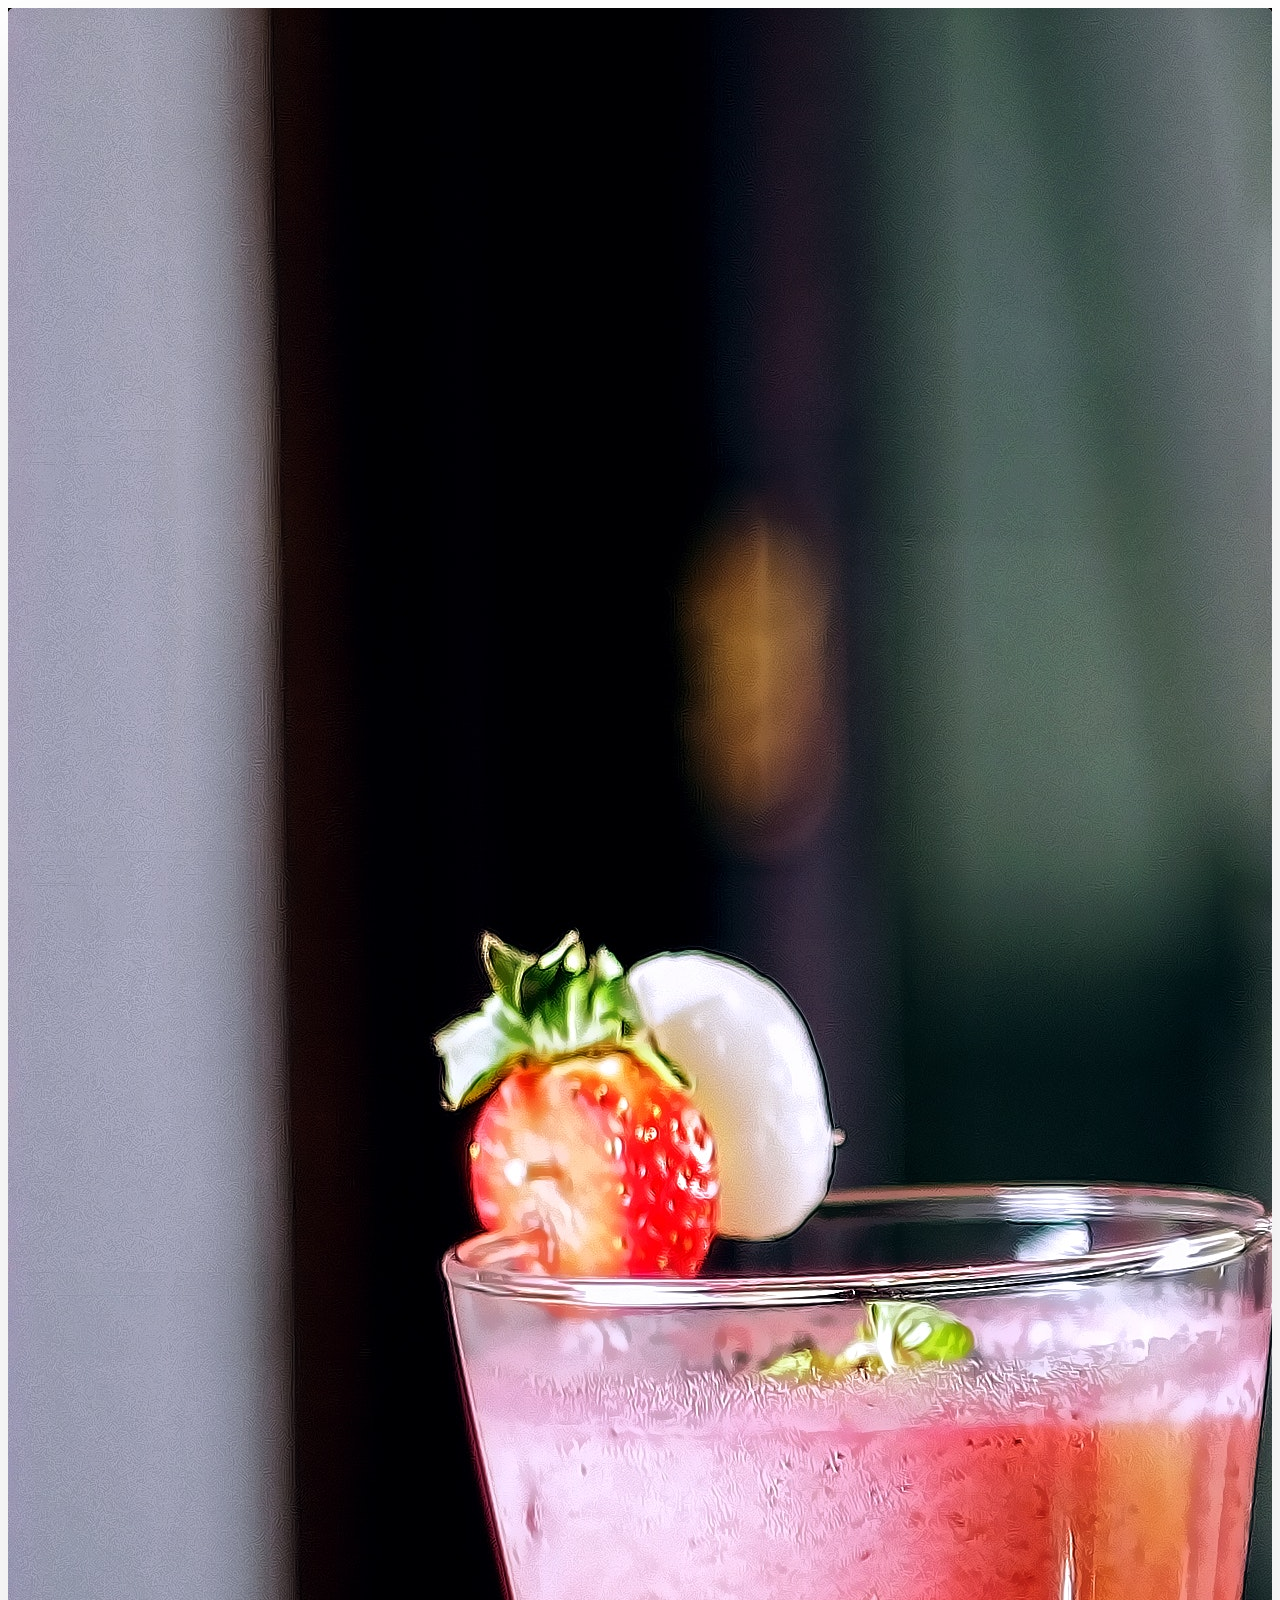
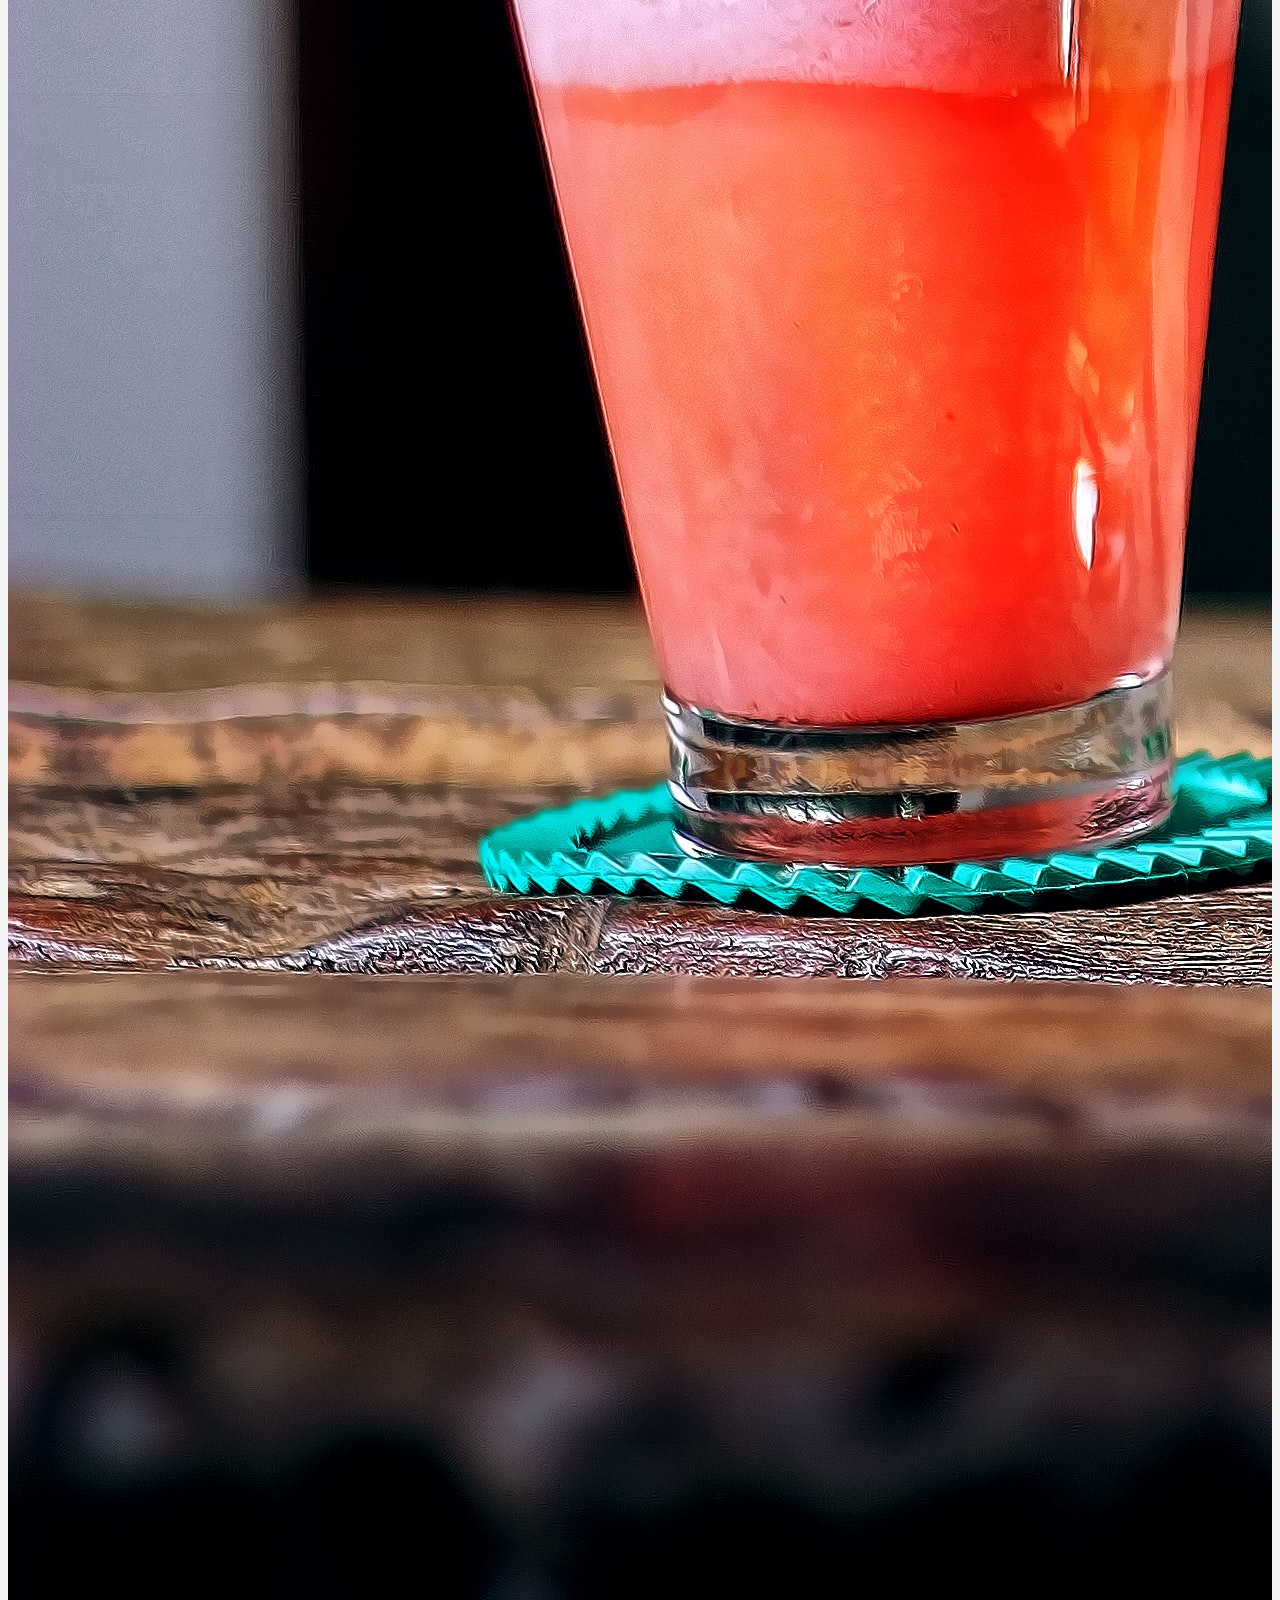
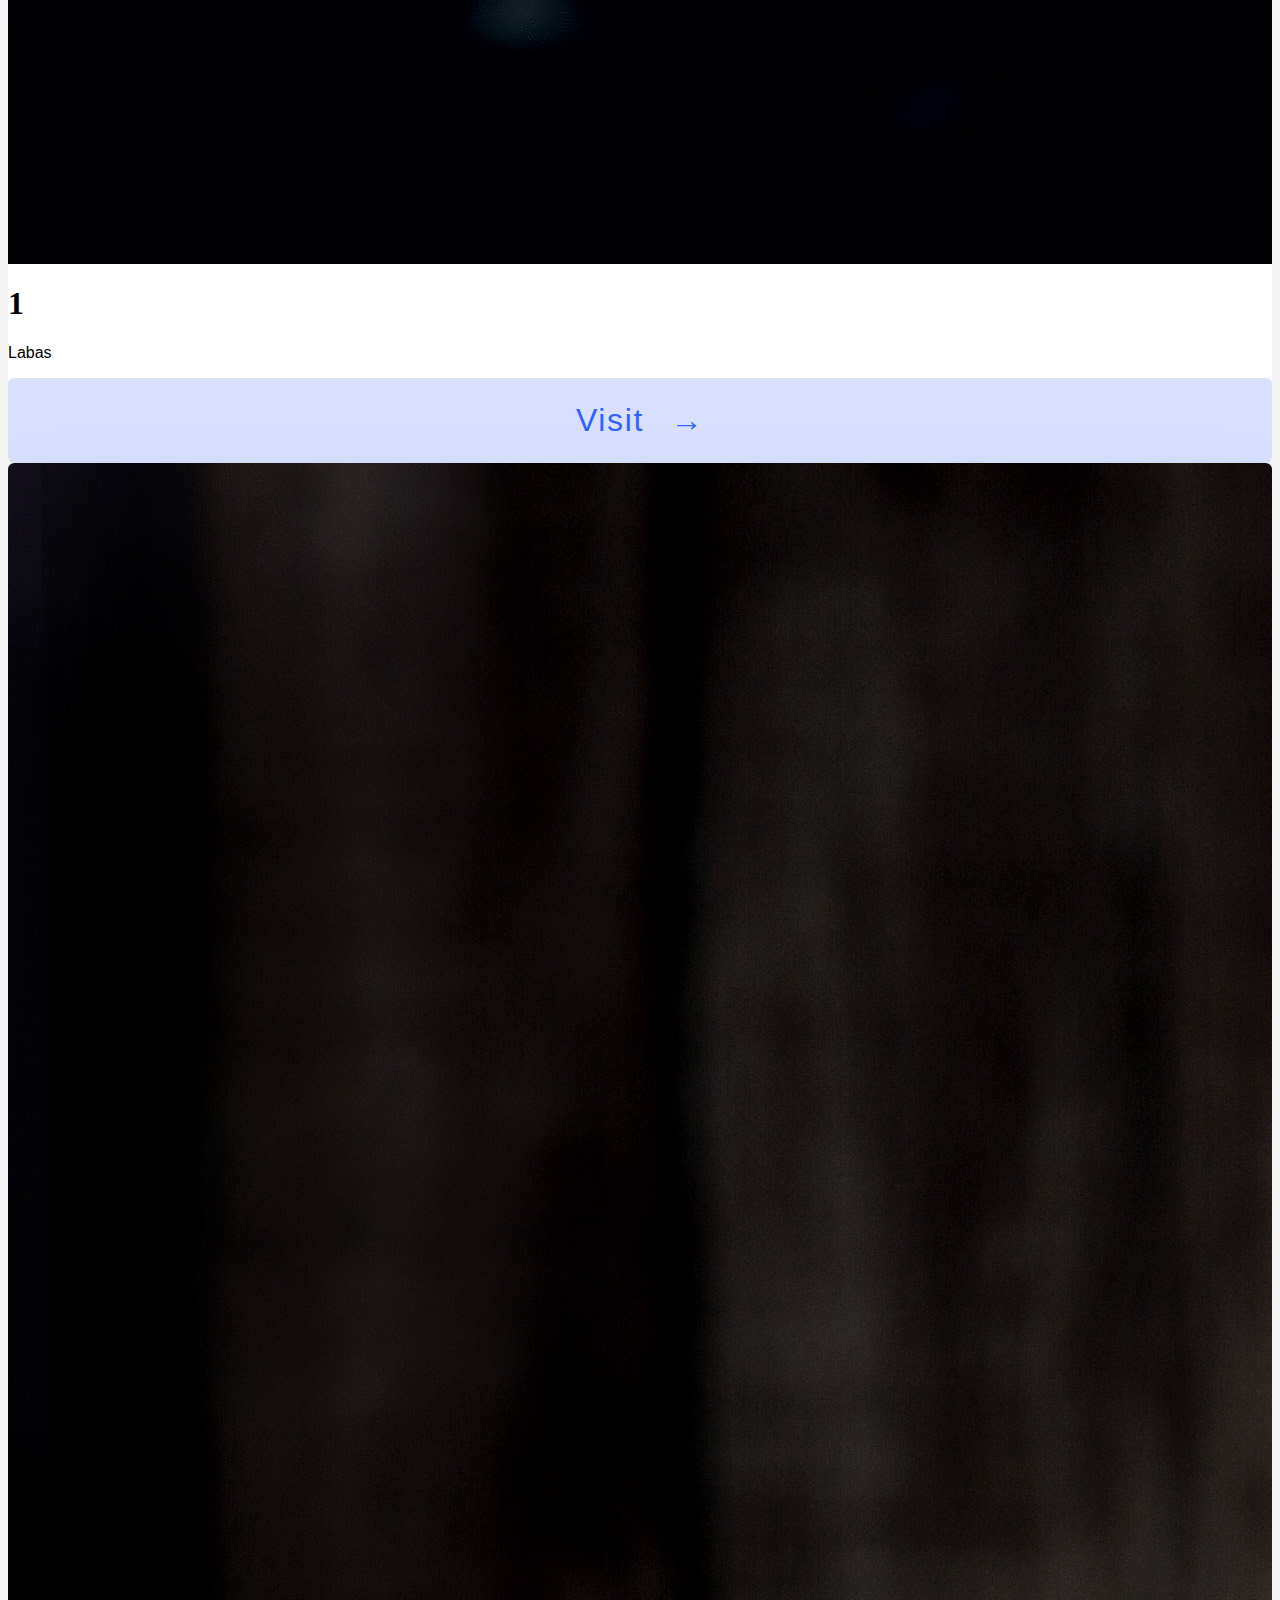
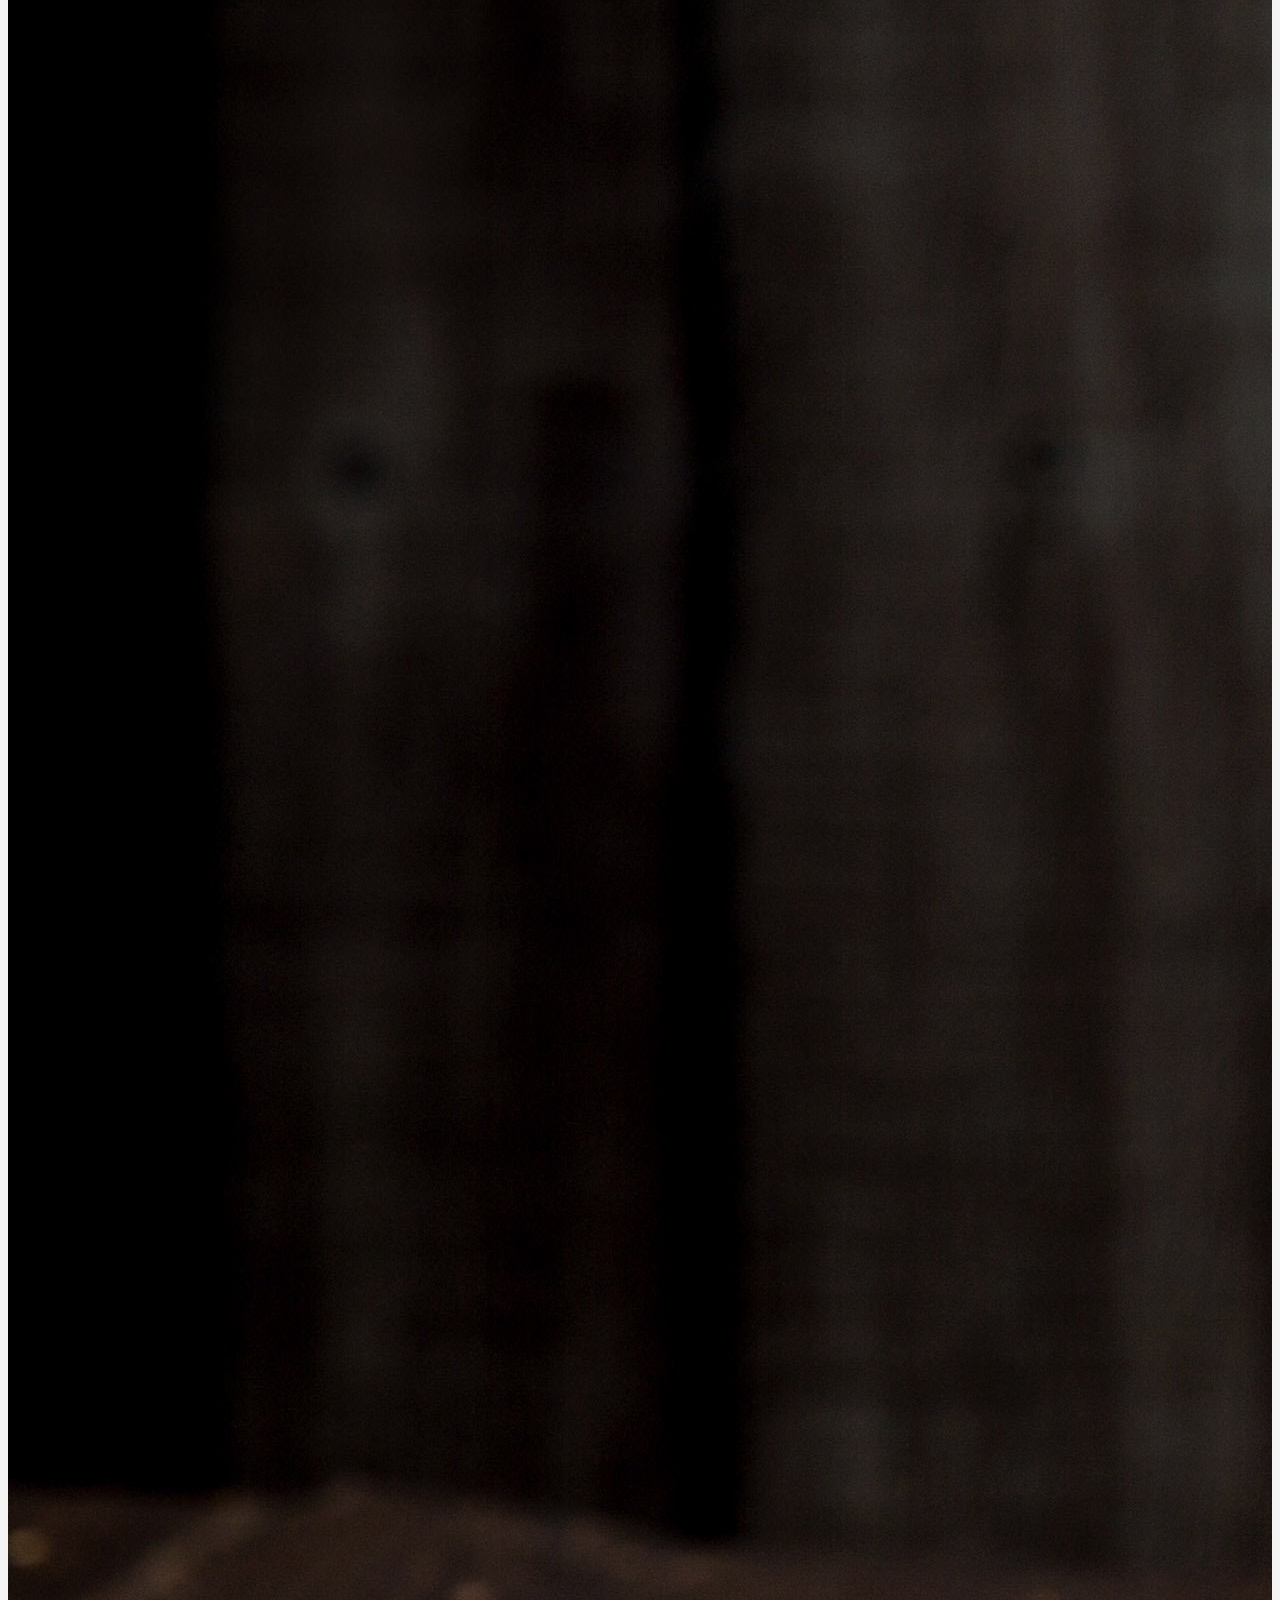
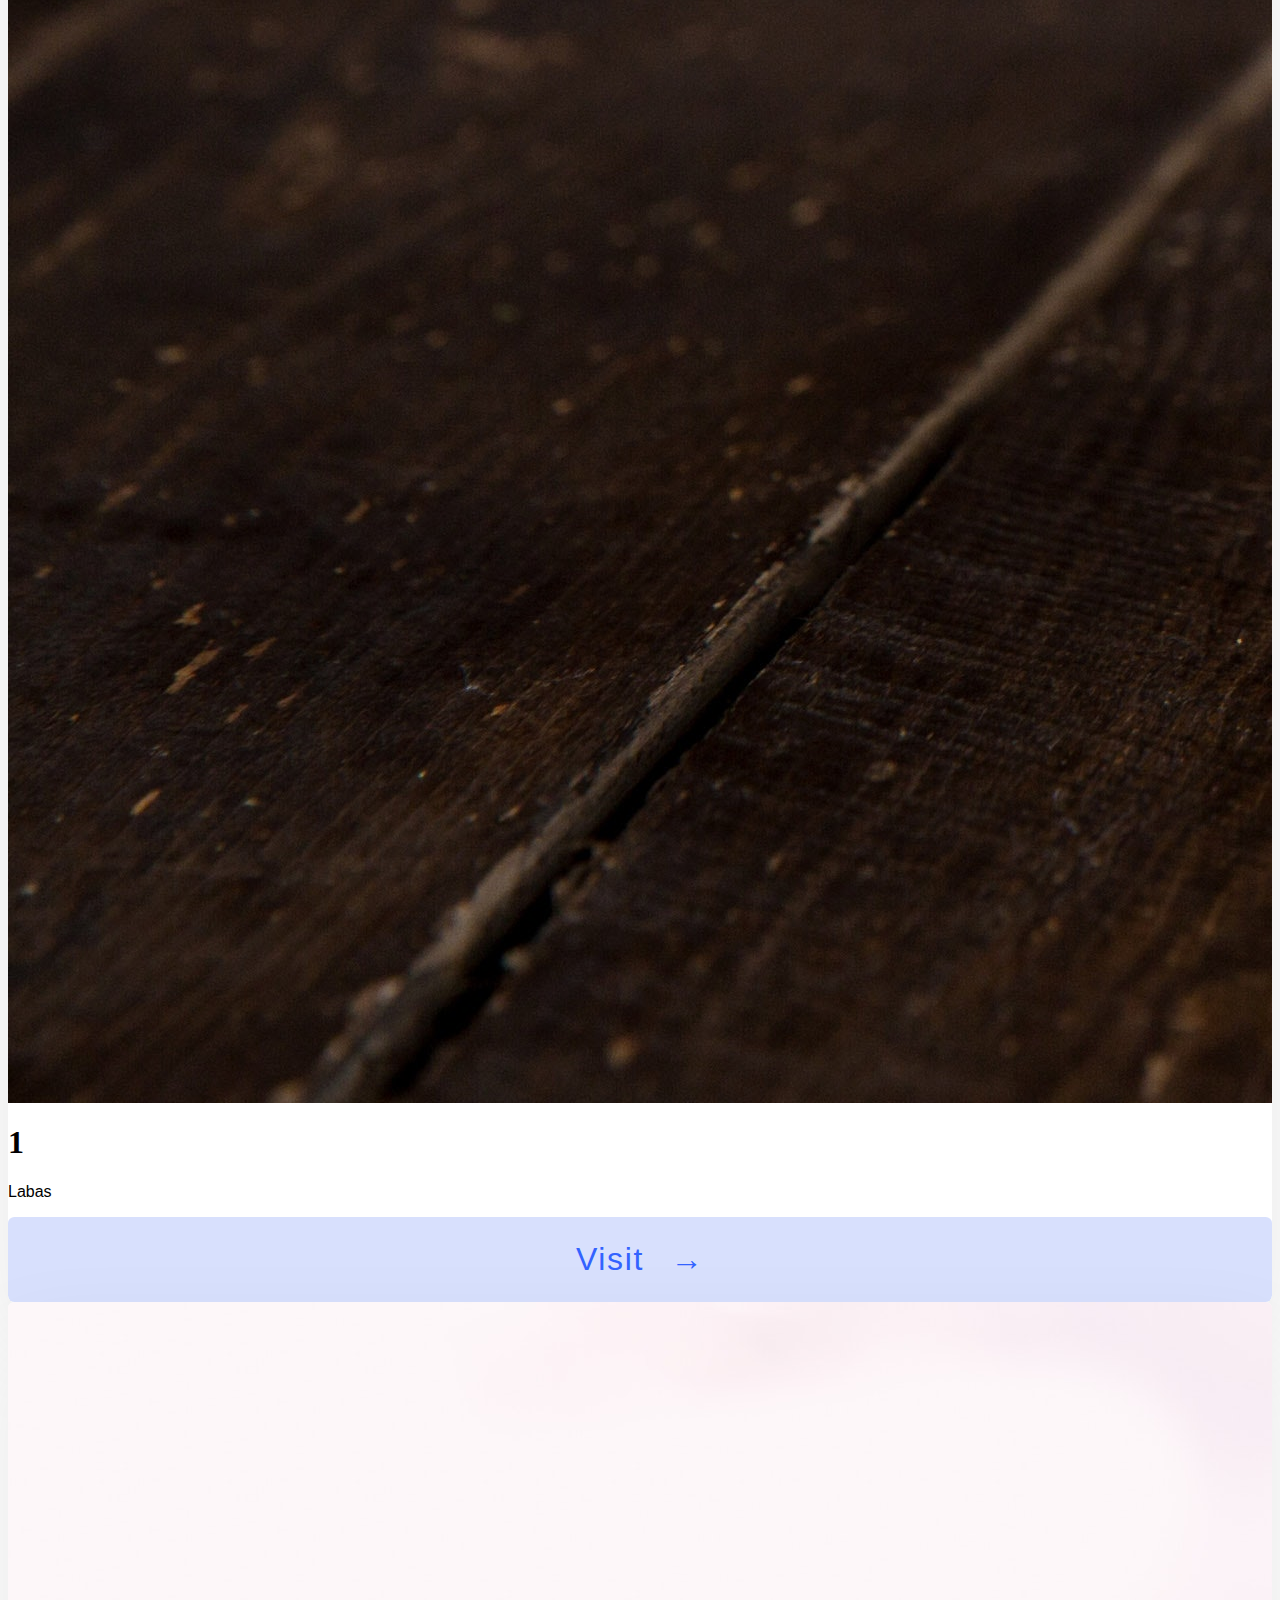
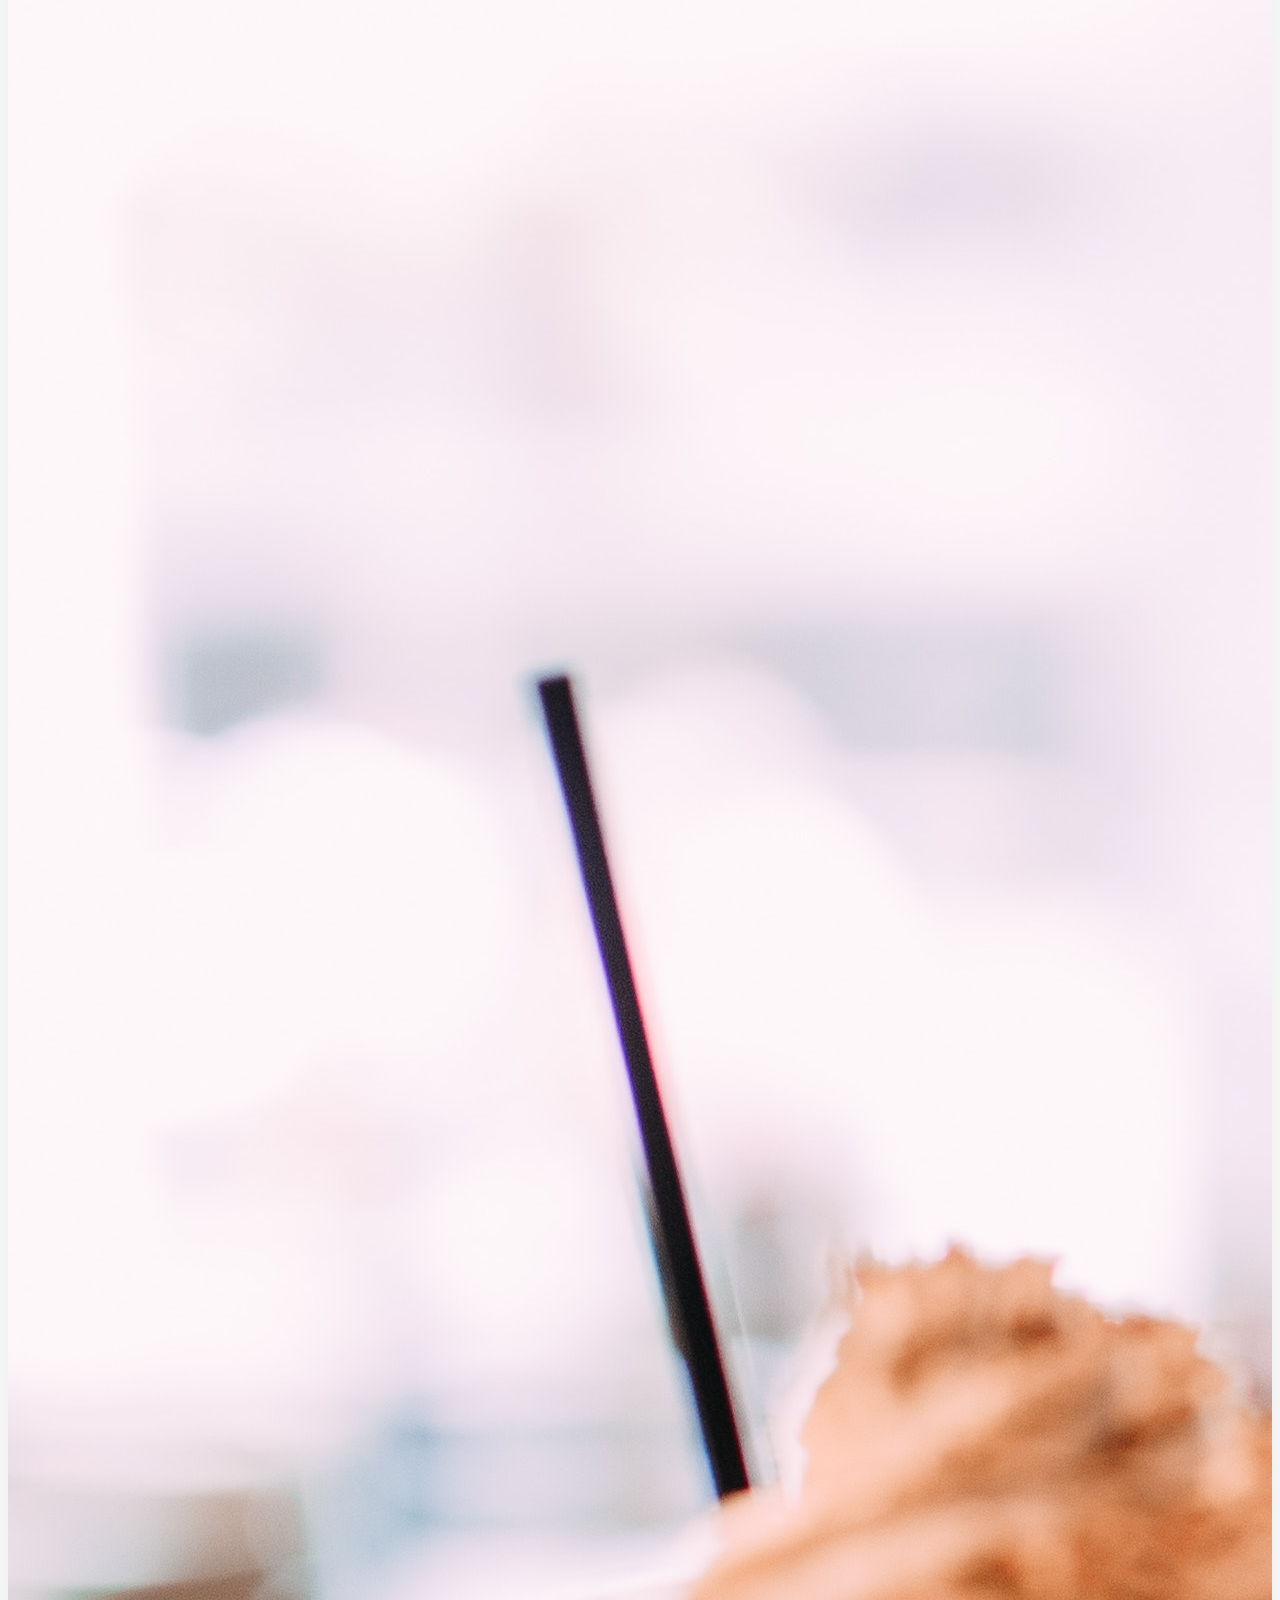
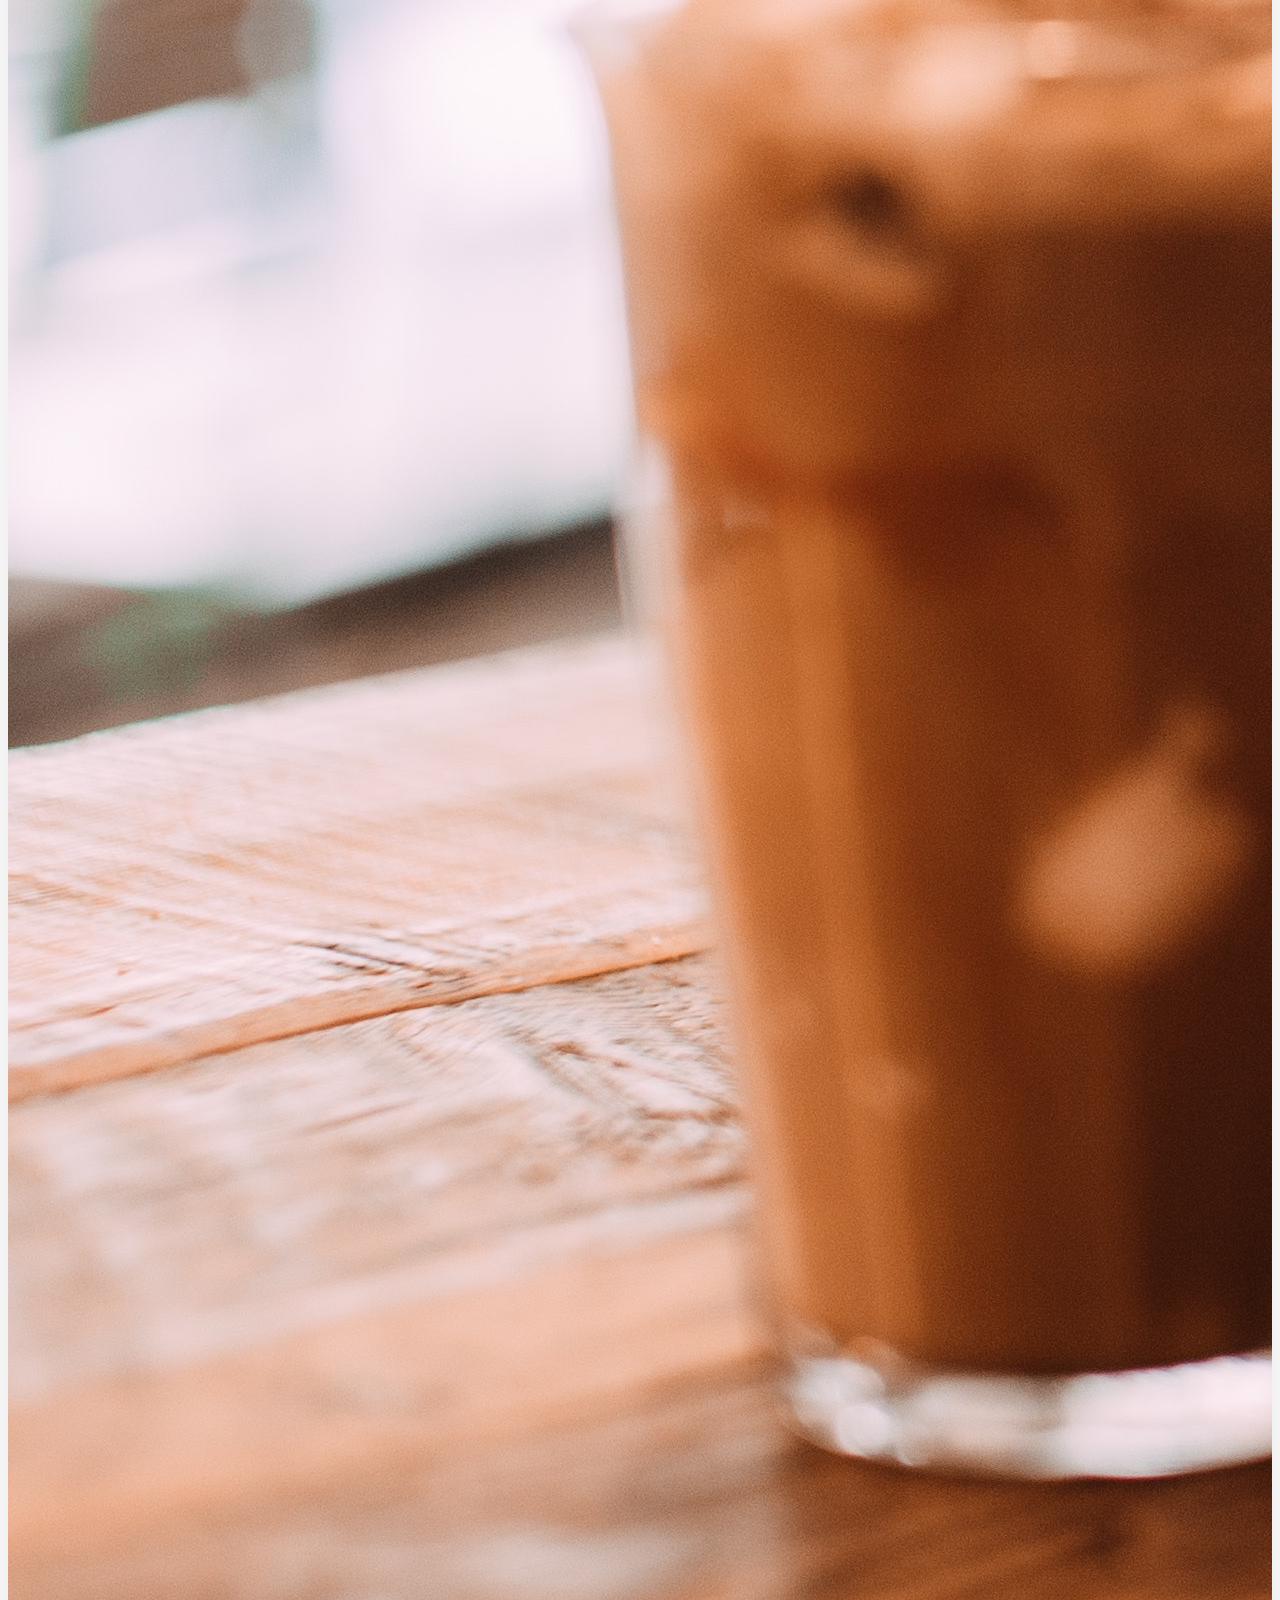
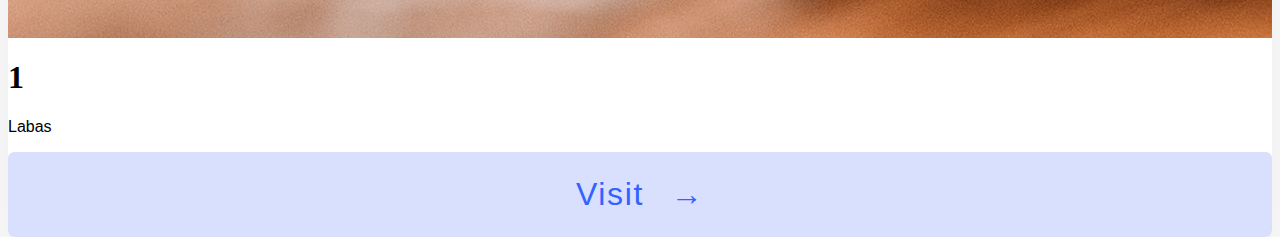
<file: card.html>
<!DOCTYPE html>
<html lang="en">
<head>
    <meta charset="UTF-8">
    <meta http-equiv="X-UA-Compatible" content="IE=edge">
    <meta name="viewport" content="width=device-width, initial-scale=1.0">
    <title>Document</title>
    <link rel="stylesheet" href="assets/css/style.css" />
</head>
<body>
    <header>
    <div class="grid">
        <div class="grid-item">
            <div class="card">
                 <img class="card-img" src="images/40.jpg" alt="">
                 <div class="card-content">
                    <h1 class="card-header">1</h1>
                    <p class="card-text">
                      Labas
                    </p>
                    <button class="card-btn">Visit <span>&rarr;</span></button>
                    
                 </div>
                </div>
            </div>
        </div>
        <div class="grid-item">
            <div class="card">
                 <img class="card-img" src="images/30.jpg" alt="">
                 <div class="card-content">
                    <h1 class="card-header">1</h1>
                    <p class="card-text">
                      Labas
                    </p>
                    <button class="card-btn">Visit <span>&rarr;</span></button>
                    
                 </div>
                </div>
            </div>
        </div>
        <div class="grid-item">
            <div class="card">
                 <img class="card-img" src="images/35.jpg" alt="">
                 <div class="card-content">
                    <h1 class="card-header">1</h1>
                    <p class="card-text">
                      Labas
                    </p>
                    <button class="card-btn">Visit <span>&rarr;</span></button>
                    
                 </div>
                </div>
            </div>
        </div>
    </div>
</header>
</body>
</html>
</file>
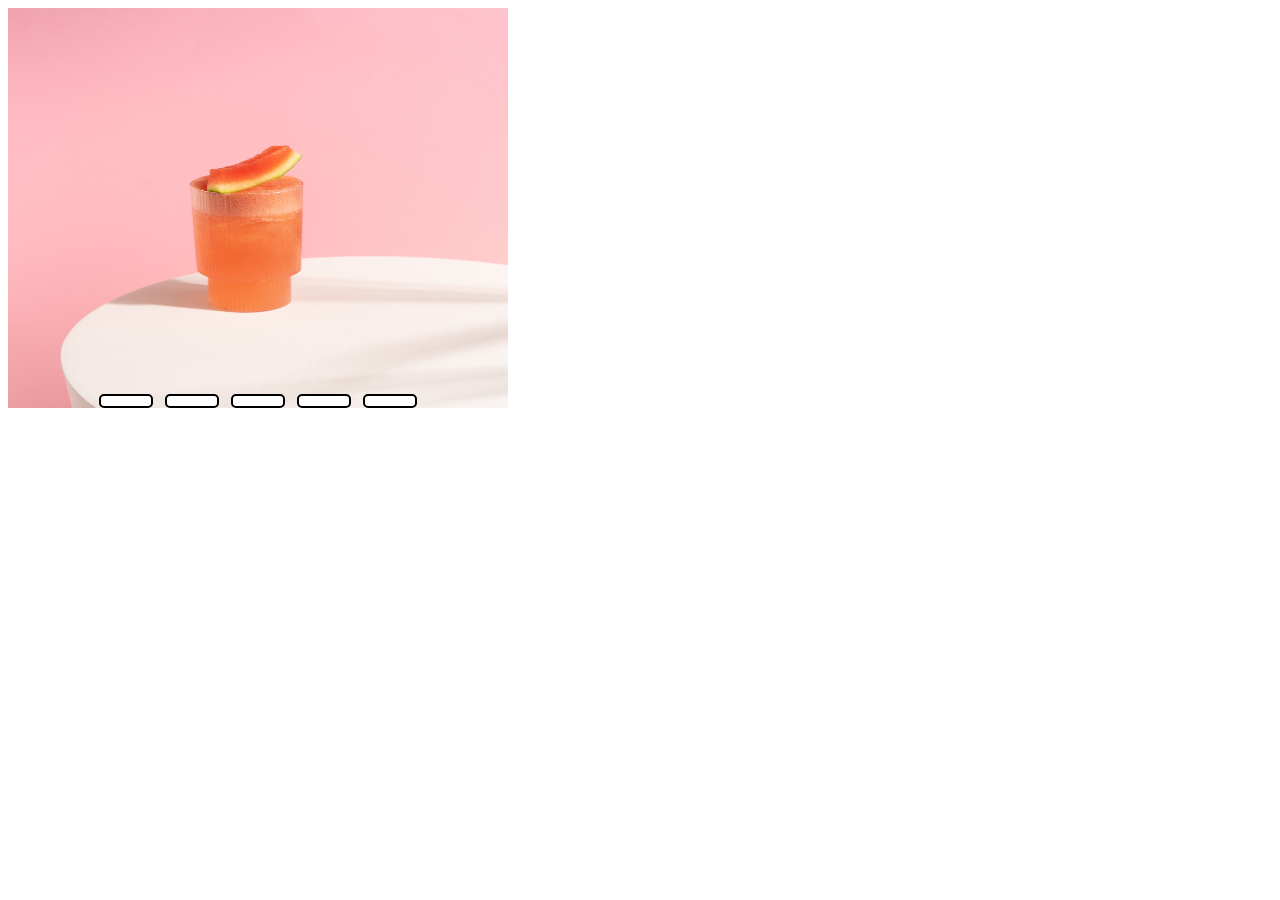
<file: galerija.html>
<!DOCTYPE html>
<html lang="en">
<head>
    <meta charset="UTF-8">
    <meta http-equiv="X-UA-Compatible" content="IE=edge">
    <meta name="viewport" content="width=device-width, initial-scale=1.0">
    <title>Document</title>
    <link rel="stylesheet" href="assets/css/style.css" />
</head>
<body>
    
    <div class="urgent container-fluid pt-5 pb-5">
        <div class="slidershow middle container">
          <div class="slides">
            <input type="radio" name="r" id="r1" checked />
            <input type="radio" name="r" id="r2" />
            <input type="radio" name="r" id="r3" />
            <input type="radio" name="r" id="r4" />
            <input type="radio" name="r" id="r5" />
  
            <div class="slide s1">
              <img src="images/21.jpg" />
            </div>
            <div class="slide">
              <img src="images/22.jpg" />
            </div>
            <div class="slide">
              <img src="images/23.jpg" />
            </div>
            <div class="slide">
              <img src="images/24.jpg" />
            </div>
            <div class="slide">
              <img src="images/25.jpg" />
            </div>
          </div>
          <div class="navigation">
            <label for="r1" class="bar"></label>
            <label for="r2" class="bar"></label>
            <label for="r3" class="bar"></label>
            <label for="r4" class="bar"></label>
            <label for="r5" class="bar"></label>
          </div>
        </div>
      </div>

</body>
</html>
</file>
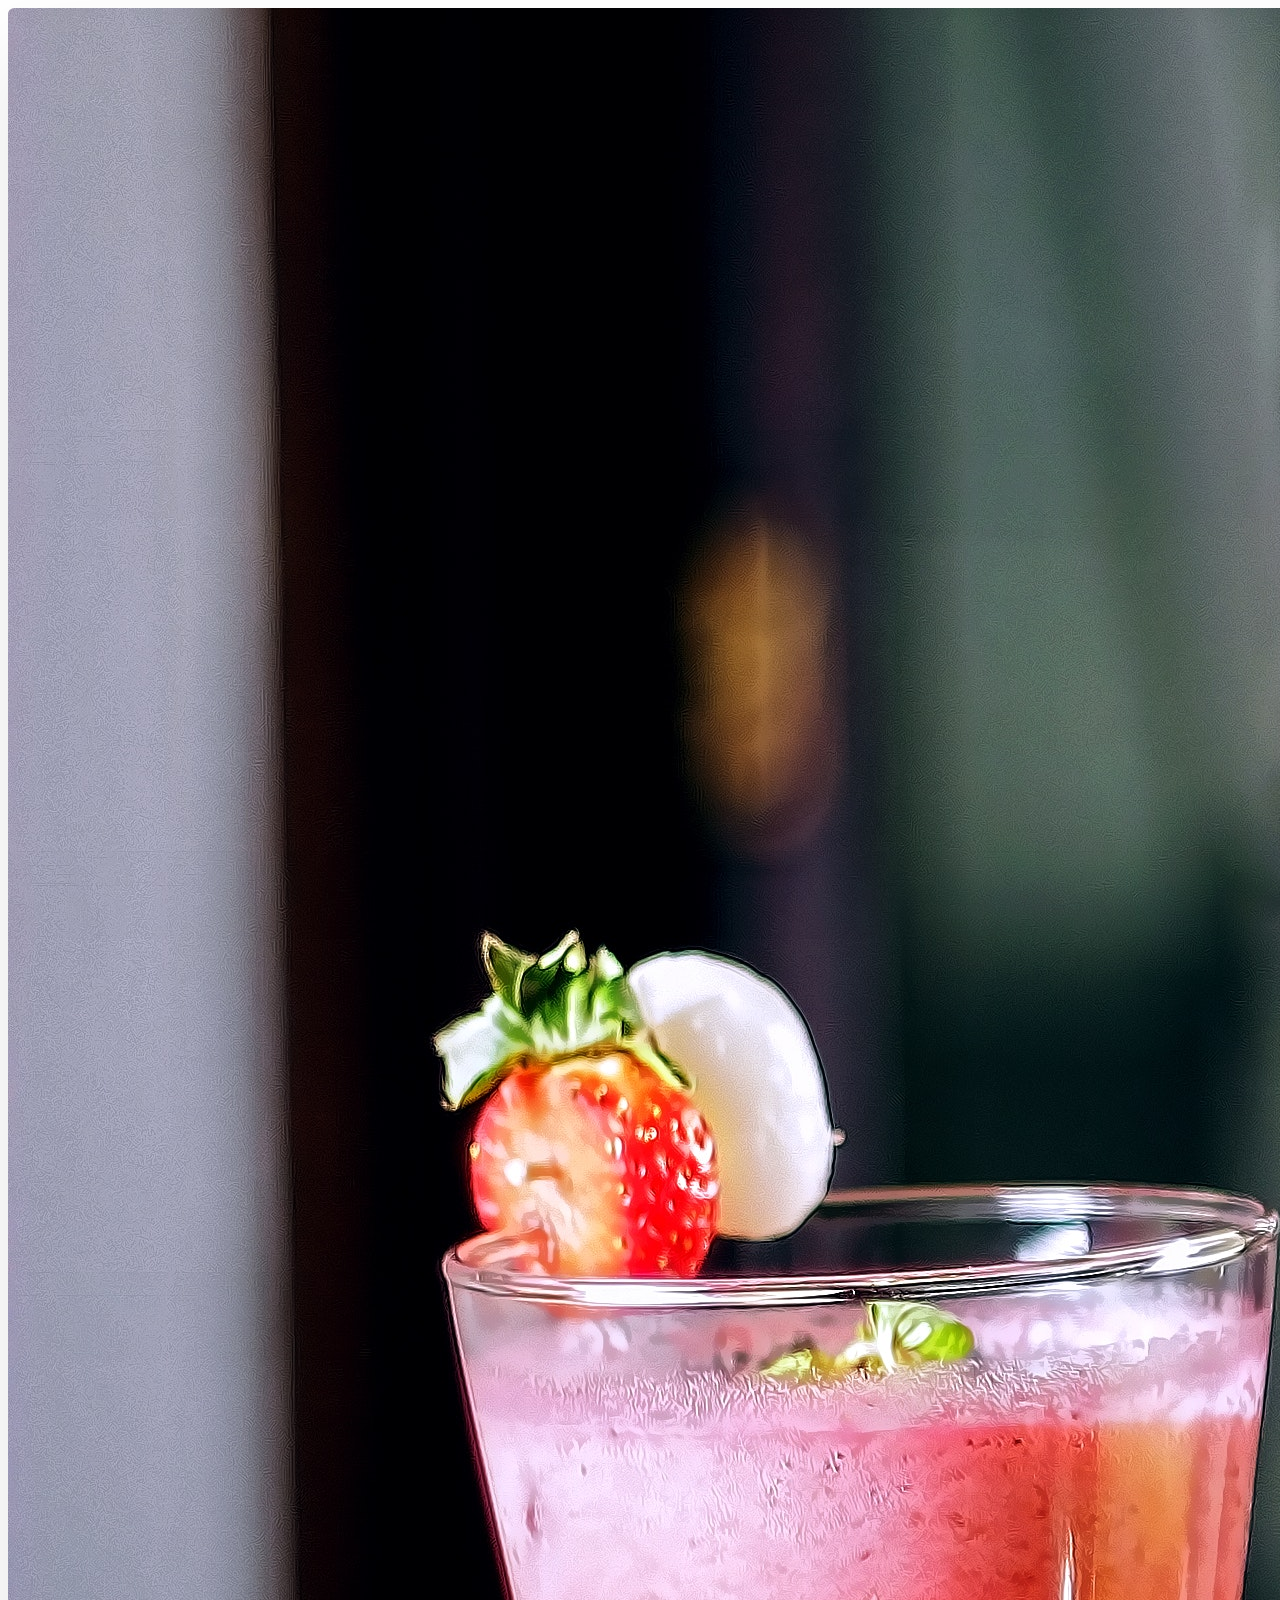
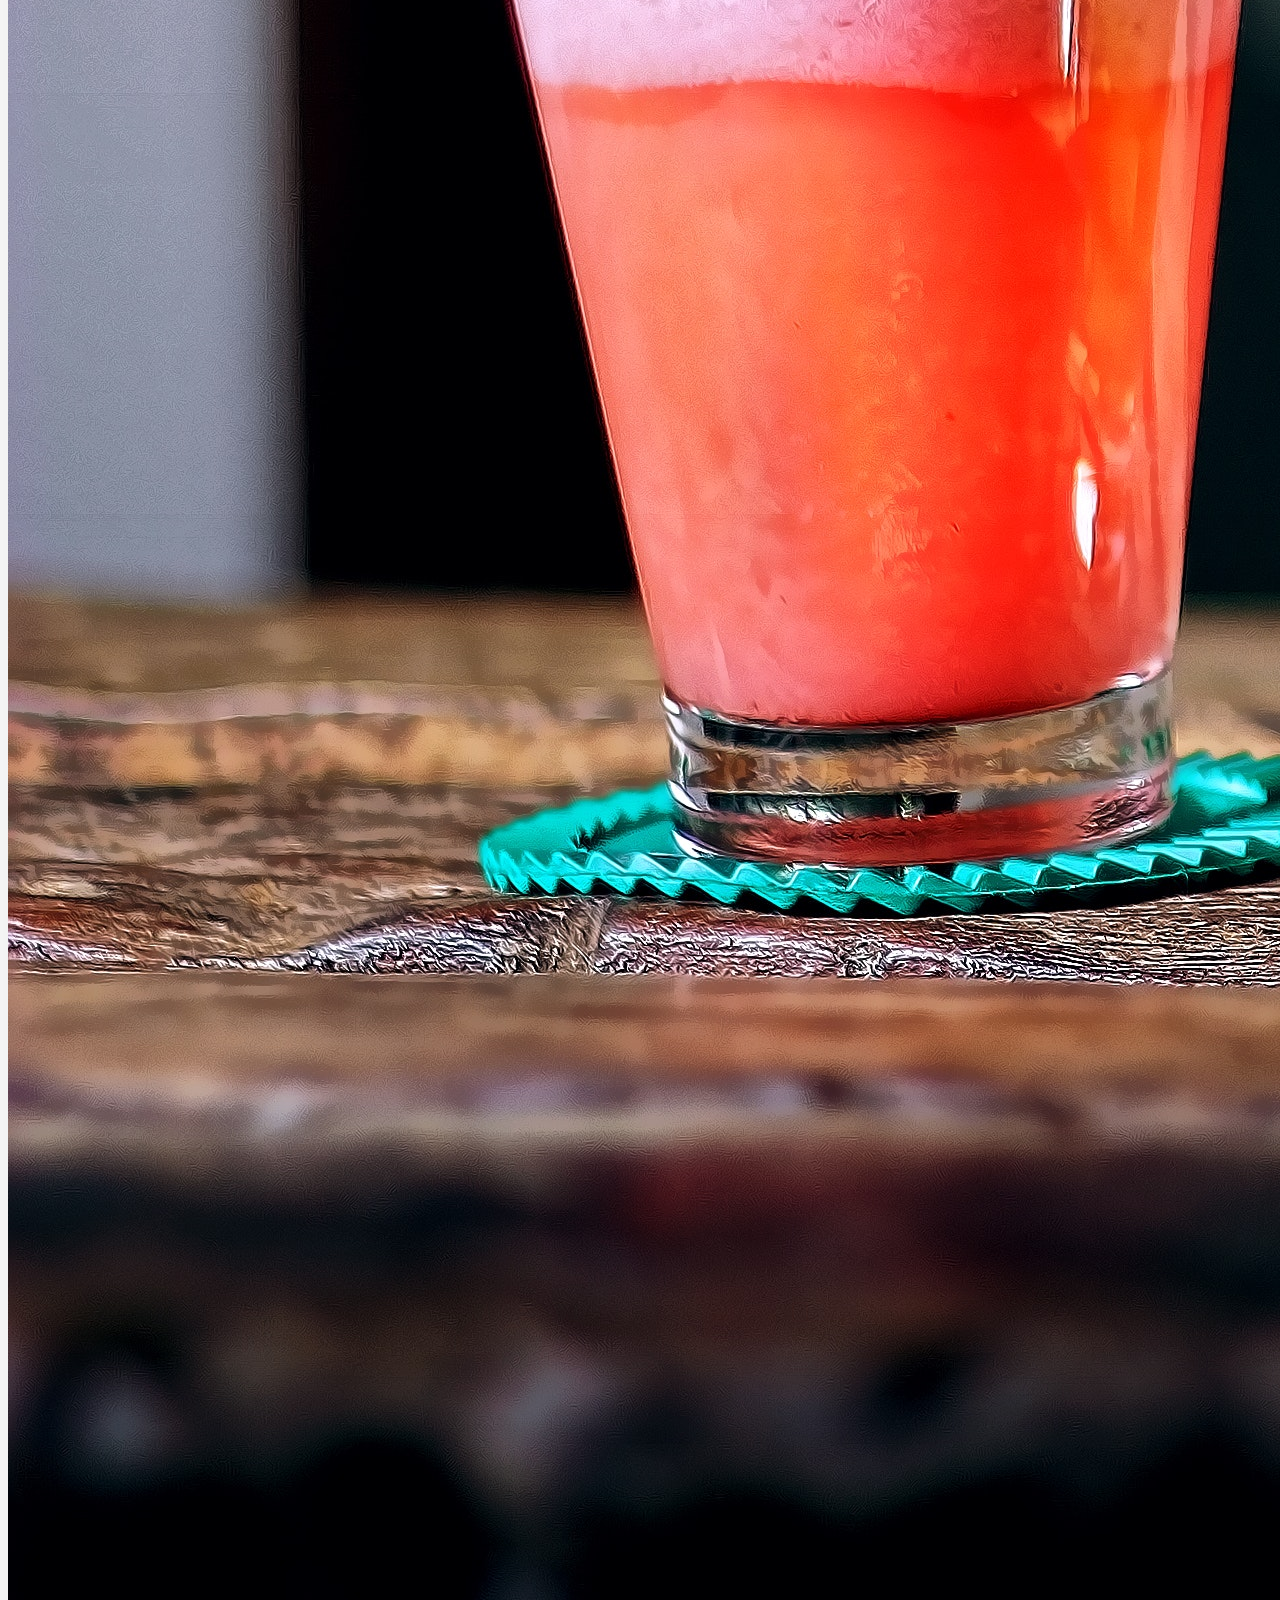
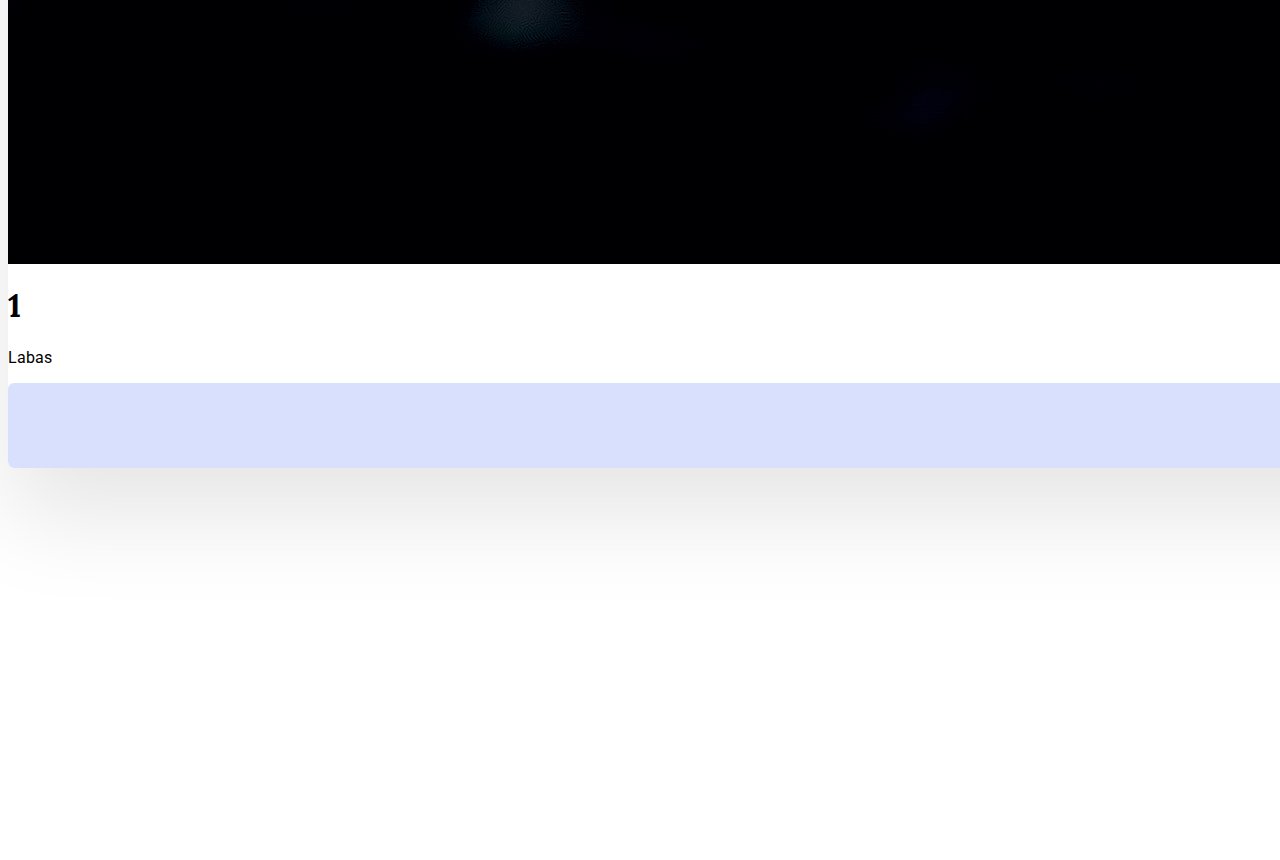
<file: straipsniai.html>
<!DOCTYPE html>
<html lang="en">
  <head>
    <style></style>
    <meta charset="UTF-8" />
    <meta http-equiv="X-UA-Compatible" content="IE=edge" />
    <meta name="viewport" content="width=device-width, initial-scale=1.0" />
    <title>Document</title>
    <link rel="stylesheet" href="assets/css/style.css" />

    <link rel="preconnect" href="https://fonts.googleapis.com" />
    <link rel="preconnect" href="https://fonts.gstatic.com" crossorigin />
    <link
      href="https://fonts.googleapis.com/css2?family=Roboto:wght@100&display=swap"
      rel="stylesheet"
    />

    <link rel="preconnect" href="https://fonts.googleapis.com" />
    <link rel="preconnect" href="https://fonts.gstatic.com" crossorigin />
    <link
      href="https://fonts.googleapis.com/css2?family=Lora&display=swap"
      rel="stylesheet"
    />

    <link
      rel="stylesheet"
      href="https://cdnjs.cloudflare.com/ajax/libs/OwlCarousel2/2.3.4/assets/owl.carousel.min.css"
      integrity="sha512-tS3S5qG0BlhnQROyJXvNjeEM4UpMXHrQfTGmbQ1gKmelCxlSEBUaxhRBj/EFTzpbP4RVSrpEikbmdJobCvhE3g=="
      crossorigin="anonymous"
      referrerpolicy="no-referrer"
    />
    <link
      rel="stylesheet"
      href="https://cdnjs.cloudflare.com/ajax/libs/OwlCarousel2/2.3.4/assets/owl.theme.default.min.css"
      integrity="sha512-sMXtMNL1zRzolHYKEujM2AqCLUR9F2C4/05cdbxjjLSRvMQIciEPCQZo++nk7go3BtSuK9kfa/s+a4f4i5pLkw=="
      crossorigin="anonymous"
      referrerpolicy="no-referrer"
    />

    <link
      href="https://cdn.jsdelivr.net/npm/bootstrap@5.3.0-alpha1/dist/css/bootstrap.min.css"
      rel="stylesheet"
      integrity="sha384-GLhlTQ8iRABdZLl6O3oVMWSktQOp6b7In1Zl3/Jr59b6EGGoI1aFkw7cmDA6j6gD"
      crossorigin="anonymous"
    />
  </head>
  <body>
<div class="container-fluid">
    <div class="container">
        
        <div class="row">
            <div class="col-sm-4">

        <div class="grid-item">
            <div class="kortos">
                 <img class="card-img" src="images/40.jpg" alt="">
                 <div class="card-content">
                    <h1 class="card-header">1</h1>
                    <p class="card-text">
                      Labas
                    </p>
                    <button class="card-btn">Visit <span>&rarr;</span></button>
                </div>
                 </div>
                </div>
            </div>
        
        <div class="col-sm-4">
        <div class="grid-item">
            <div class="kortos">
                 <img class="card-img" src="images/30.jpg" alt="">
                 <div class="card-content">
                    <h1 class="card-header">1</h1>
                    <p class="card-text">
                      Labas
                    </p>
                    <button class="card-btn">Visit <span>&rarr;</span></button>
                </div>
                 </div>
                </div>
            </div>
    
        <div class="col-sm-4">
        <div class="grid-item">
            <div class="kortos">
                 <img class="card-img" src="images/35.jpg" alt="">
                 <div class="card-content">
                    <h1 class="card-header">1</h1>
                    <p class="card-text">
                      Labas
                    </p>
                    <button class="card-btn">Visit <span>&rarr;</span></button>
                </div>
                 </div>
                </div>
            </div>
        </div>
    </div>
</div>
</div>
</div>

  </body>
</html>
</file>
<file: assets/css/style.css>
/*Posts*/
/*.grid{
    display:grid;
    width:114em;
    grid-gap: 6rem;
    grid-template-columns: repeat(auto-fit, minmax(30rem, 1fr));
    align-items: start;
}*/

.posts .container h1{
    text-align: center;
    color: white;
    padding-top: 50px;
    padding-bottom: 30px;
}
.container-fluid .container .row{
    display: flex;
}
.grid-item {
    background-color: #fff;
    border-radius: 0.4rem;
    overflow: hidden;
    box-shadow: 0 3rem 6rem rgba(0, 0, 0, 0.1);
    cursor: pointer;
    transition: 0.2s;
}
.grid-item:hover {
    transform: translateY(-0.5%);
    box-shadow: 0 4rem 8rem rgba(0, 0, 0, 0.5);
}
 /*.card img{
    height:400px;
    width:300px;
}*/
.card-img{
    display: block;
    
    object-fit:cover;
}
.card-btn{
    display: block;
    width: 100%;
    padding:1.5rem;
    font-size:2rem;
    text-align: center;
    color:#3363ff;
    background-color: #d8e0fd;
    border: none;
    border-radius: 0.4rem;
    transition: 0.2s;
    cursor: pointer;
    letter-spacing: 0.1rem;
}

.card-btn span {
    margin-left: 1rem;
    transition: 0.2s;
}
.card-btn:hover,
.card-btn:active {
    background-color: #CA82FF;
}
.card-btn:hover span,
.card-btn span:active{
    margin-left:1.5rem;
}



.hamburger{
    display: none;
    cursor: pointer;
}
 .bar{
    
    display: block;
    width: 25px;
    height:3px;
    margin:5px auto;
    -webkit-transition: all 0.3s ease-in-out;
    transition: all 0.3s ease-in-out;
    background-color: #fff;
}


@media(max-width:768px){
    .hamburger{
        display: block;
    }
   
     .hamburger.active .bar:nth-child(2){
        transform: translate(0px) rotate(0deg);
        
    }
     .hamburger.active .bar:nth-child(1){
        transform: translate(0px) rotate(0deg);
        
    }
   
     .hamburger.active .bar:nth-child(3){
        transform: translate(0px) rotate(0deg);
    }
    
    
    
    .menu .container .nav-menu li{
        margin-top: 0px;
        margin-bottom: 0px;
    }

    .nav-menu{
        position: fixed;
        left: -100%;
        top: 0px;
        gap: 0;
        flex-direction: column;
        background-color: black;
        width: 100%;
        text-align: center;
        transition: 0.3s;
    }
   
    .nav-menu.active{
        left:0;
    }
}











.video-bg {
    position:absolute;
    width: 100%;
    
    
   
    
}

.menu .container ul li img{
    height:30px;
    width:40px;
    padding-bottom: 5px;
}



.cards1{
    background-color: black;
    height: 50%;
}

header{
    background-color: black;
    height:55px;
    
}
header ul{
    gap:10px;
}
.middlebar .logo img{
    border-radius: 50px;
    margin-top: 15px;
    margin-bottom: 15px;
}

div.email{
    gap:10px;
}
.hero{
    
    background:linear-gradient(black, #9E4784)
}
.hero .logo img{
    height: 100px;
    width: 100px;
}

.feature .container-fluid .item img{
    height:150px;
    width:150px;
    
}


.menu{
    background-color: black;
    
}
.menu ul{
    gap:20px;
    padding: 10px;
}
.menu a{
    text-decoration: none;
    
    
}
.menu img{
    padding-left: 10px;
}
.cards{
    background-color: #000000;
    
}

div.cards1 .container{
     margin:auto;
}
.menu a{
    color:white;
}
div.cards1 h1, p.center{
    text-align: center;
}
div.cards h1, p.letf{
    text-align: left;
}
.cards1 .row{
    gap:30px;
}
.cards1 .btn{
    background-color: black;
    text-decoration: none;
    width:190px;
    height:80px;
    color: white;
}
.hero .container .middlebar .donate {
    display: flex;
    justify-content: center;
    align-items: center;
}

#open-btn{
    background-color: black;
    text-decoration: none;
    width:150px;
    height:40px;
    color:white;
    border-radius: 5px;
    border: 0px black solid;
    
}
#open-btn:hover {
    background-color: white;
    color: black;
  }
#modal{
    background-color:black;
    position: absolute;
    top: 9%;
    left:45%;
    
    width:200px;
    height:100px;
    padding: 10px 20px;
    border-radius: 5px;
    font-size: 1.5rem;
    color:white;
    display:flex;
    justify-content: space-between;
    align-items: center;
    

    animation-name:animatemodal;
    animation-duration: .4s;

}
#close-btn{
    font-size: 3rem;
}
#close-btn {
    cursor:pointer;
    font-size:3rem;
    color:red;
    padding-bottom: 10px;
}
#modal-container{
    display: none;
    position: fixed;
    top: 0;
    left: 0;
    width: 100%;
    height: 100%;
    z-index: 1;

}
.cards1 .card img{
    height:300px;
    width:300px;
}




div.urgent div.one{
    gap:30px;
}



.footer p{
    color: white;
}
div.footer ul li{
    color: white;
   
}
div.footer ul.social{
    gap:15px;
}
h1.urgent{
    
    padding-bottom: 20px;
    position: relative;
    
}
h1.urgent::after{
    content:"";
    display:block;
    position:absolute;
    background:#FF7000;
    width:80px;
    height:3px;
    bottom:-3px;
    border-radius: 10px;
}

div.footer h5{
    padding-bottom: 20px;
    position: relative;
}
div.footer h5::after{
    content:"";
    display:block;
    position:absolute;
    background:#FF7000;
    width:80px;
    height:3px;
    bottom:-3px;
    border-radius: 10px;
}

div.feature h1.need{
    padding-bottom: 20px;
    position: relative;
}

.card-body{
    padding-bottom: 20px;
    position: relative;
}
.card-body::after{
    content:"";
    display:block;
    position:absolute;
    background:#FF7000;
    width:90%;
    height:5px;
    border-radius: 10px;
    background: -webkit-gradient(linear,left top, right top, from(black), color-stop(80%, #FF7000), to(white));
    

}


.two {
    position: relative;
    width: 50%;
  }
  
  /* Make the image responsive */
  .two img {
    width: 70%;
    height: auto;
    border-radius: 20px;
  }
  
  /* Style the button and place it in the middle of the container/image */
  .two .btn {
    position: absolute;
    top: 90%;
    left: 50%;
    transform: translate(-50%, -50%);
    -ms-transform: translate(-50%, -50%);
    background-color: orange;
    color: white;
    font-size: 16px;
    padding: 12px 24px;
    border: none;
    cursor: pointer;
    border-radius: 5px;
  }
  .cards1 .cocktail::after{
    content: "+";
    position: absolute;
    right: 0px;
  }
  .cards1 .cocktail{
    cursor: pointer;
    position: relative;
  }
  .cards1 .card-text{
    height:0px;
    overflow:hidden;
    transition: .5s;
  }
  
  .card .card-body.active .card-text{
    height:150px;
  }



  .two .btn:hover {
    background-color: black;
  }
  div.cards1 div.space{
    gap:20px;
  }

  div.footer img.book{
    height:20px;
    width:20px
  }

  div.footer img.time{
    height:20px;
    width:20px
  }
  p{
  font-family: 'Roboto', sans-serif;
   }

   h1{
    font-family: 'Lora', serif;
   }
   h5{
    font-family: 'Lora', serif;
   }




 div.urgent  div.linear{
    padding-bottom: 20px;
    position: relative;
}
div.urgent div.linear::after{
    content:"";
    display:block;
    position:absolute;
    background:#FF7000;
    width:100%;
    height:5px;
    border-radius: 10px;
    background: -webkit-gradient(linear,left top, right top, from(#FF7000), color-stop(80%, #FF7000), to(grey));
    

}

div.feature div.item img{
    margin-top: 25px;
    height:250px;
    width:250px;
    border-radius: 20px;
    border: 5px solid black;
}



.urgent .slidershow{
    width:500px;
   height: 400px;
    overflow: hidden;
    
}


.navigation{
    position:relative;
    bottom: 20px;
    justify-content: center;
    
    display:flex;
}
.bar{
    width:50px;
    height:10px;
    border: 2px solid black;
    margin: 6px;
    cursor: pointer;
    transition: 0.4s;
    border-radius: 5px;
    
}
.bar:hover{
    background:#fff;
}
input[name="r"]{
    position:absolute;
    visibility: hidden;
}
.slides{
    width:550%;
    height:100%;
    display:flex;
    margin-left: -12px;
}
.slide{
    width:20%;
    transition:0.6s;
   
}
.slide img{
    width:100%;
    height:100%;
    
}
.slide{
    border-radius: 20px;
    
}
#r1:checked ~ .s1{
    margin-left:0;
}
#r2:checked ~ .s1{
    margin-left:-20%;
}
#r3:checked ~ .s1{
    margin-left:-40%;
}
#r4:checked ~ .s1{
    margin-left:-60%;
}
#r5:checked ~ .s1{
    margin-left:-80%;
}

.footer .cock{
    width:100px;
    height:100px;
    border-radius: 100px;
}
.footer .text{
    padding-right: 50px;
}
.posts{
    background:linear-gradient(black, #9E4784)  
}

.posts .container .post-card{
    display: flex;
}


.banner{
    background-color: #9E4784;
}



.feature .cards1 a button{
    background-color: orange;
    border-radius: 5px;
    border: 0px white solid;
    text-decoration: none;
    height: 40px;
    color: #fff;
    width: 150px;
}

.banner h1{
    padding-top: 100px;
}
.banner{
    margin-top: 0px;
    margin-bottom: 0px;
}





.footer{
    background:linear-gradient(#9E4784,black)
}

.copyright{
    background-color: black;
}
@media (max-width: 768px) { 
    .middlebar{
        flex-direction: column;
    }
 }

 @media (max-width: 768px) { 
    div.menu ul{
        flex-wrap:wrap;
    }
 }
 @media (max-width: 768px) { 
    div.hero div.email{
        flex-direction:column;
    }
 }

 @media (max-width: 768px) { 
    .banner ul{
        flex-direction: column;
    }
 }

 @media (max-width: 768px) { 
    .footer div{
        flex-direction: column;
    }
 }

 @media (max-width: 768px) { 
 .urgent .slidershow{
    width:300px;
   height: 300px;
    overflow: hidden;
    
}
}

@media (max-width: 768px) { 
#modal{
    width:150px;
    height:60px;
    border-radius: 5px;
    font-size: 1rem;
    color:white;
    display:flex;
    justify-content: space-between;
    align-items: center;
}
}
@media (max-width: 768px) { 
    .feature .container-fluid .item img{
        height:100px;
        width:100px;
        margin-left: 40%;
    }
 }

 @media (max-width: 1200px) { 
    .posts .container .row img{
        height:250px;
        width:250px;
        
    }
 }
 @media (max-width: 900px){
 .posts .container .row{
    flex-direction: column;
    align-items: center;
 }
}
</file>
